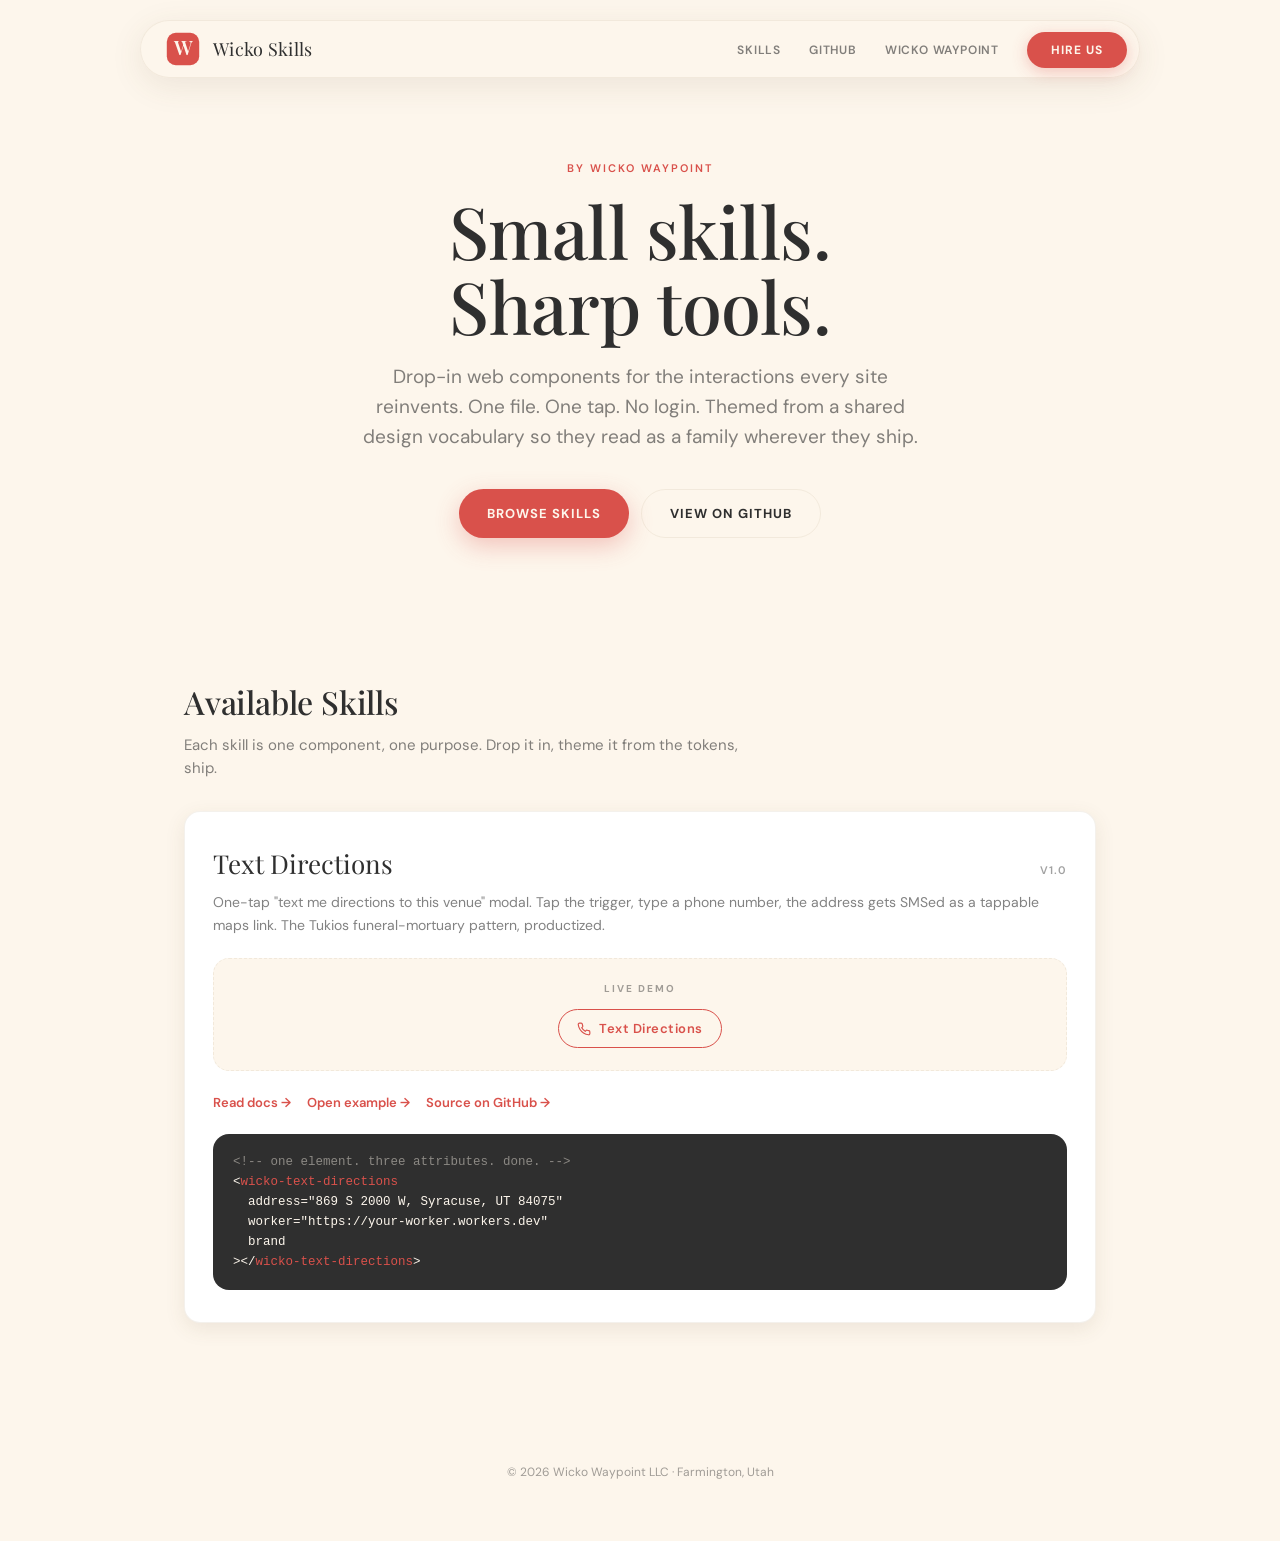
<file: index.html>
<!doctype html>
<html lang="en">
<head>
<meta charset="utf-8">
<meta name="viewport" content="width=device-width, initial-scale=1, viewport-fit=cover">
<title>Wicko Skills — Drop-in components by Wicko Waypoint</title>
<meta name="description" content="Small, opinionated, drop-in web components built by Wicko Waypoint. One file. One tap. No login required.">

<meta property="og:title" content="Wicko Skills">
<meta property="og:description" content="Drop-in web components by Wicko Waypoint. One file. One tap. No login required.">
<meta property="og:type" content="website">
<meta property="og:url" content="https://skills.wickowaypoint.com">

<link rel="preconnect" href="https://fonts.googleapis.com">
<link rel="preconnect" href="https://fonts.gstatic.com" crossorigin>
<link href="https://fonts.googleapis.com/css2?family=DM+Sans:wght@400;500;600;700&family=Playfair+Display:wght@400;500;600&display=swap" rel="stylesheet">

<link rel="stylesheet" href="/brand/wicko-tokens.css">
<link rel="stylesheet" href="/brand/wicko-pill-nav.css">
<link rel="stylesheet" href="/skills/text-directions/text-directions.css">

<style>
  * { box-sizing: border-box; }
  body {
    font-family: var(--w-font-body);
    background: var(--w-cream);
    color: var(--w-ink);
    margin: 0;
    -webkit-font-smoothing: antialiased;
    line-height: 1.5;
  }
  .container { max-width: 960px; margin: 0 auto; padding: 0 24px; }

  /* Hero */
  .hero {
    padding: 160px 0 100px;
    text-align: center;
  }
  .hero .eyebrow {
    font-size: 11px;
    font-weight: 600;
    letter-spacing: 2px;
    text-transform: uppercase;
    color: var(--w-accent);
    margin: 0 0 16px;
  }
  .hero h1 {
    font-family: var(--w-font-display);
    font-weight: 500;
    font-size: clamp(40px, 7vw, 72px);
    margin: 0 0 18px;
    line-height: 1.05;
    letter-spacing: -.5px;
  }
  .hero p.lede {
    font-size: clamp(16px, 2vw, 19px);
    color: var(--w-ink-soft);
    max-width: 560px;
    margin: 0 auto 36px;
    line-height: 1.6;
  }
  .hero-actions {
    display: flex;
    gap: 12px;
    justify-content: center;
    flex-wrap: wrap;
  }
  .btn {
    display: inline-flex;
    align-items: center;
    gap: 8px;
    font-family: inherit;
    font-size: 13px;
    font-weight: 700;
    letter-spacing: 1px;
    text-transform: uppercase;
    padding: 14px 28px;
    border-radius: var(--w-radius-button);
    text-decoration: none;
    cursor: pointer;
    border: none;
    transition: transform var(--w-dur) var(--w-ease), background var(--w-dur) var(--w-ease), box-shadow var(--w-dur) var(--w-ease);
  }
  .btn-primary {
    background: var(--w-accent);
    color: var(--w-on-accent);
    box-shadow: 0 8px 24px var(--w-accent-soft);
  }
  .btn-primary:hover { background: var(--w-accent-hover); transform: translateY(-2px); }
  .btn-ghost {
    background: transparent;
    color: var(--w-ink);
    border: 1.5px solid var(--w-border);
  }
  .btn-ghost:hover { border-color: var(--w-ink-soft); }

  /* Section */
  section.skills { padding: 40px 0 100px; }
  h2 {
    font-family: var(--w-font-display);
    font-weight: 500;
    font-size: 32px;
    margin: 0 0 8px;
    letter-spacing: -.2px;
  }
  .section-lede {
    color: var(--w-ink-soft);
    font-size: 15px;
    margin: 0 0 32px;
    max-width: 560px;
  }

  .skill-card {
    background: #fff;
    border: 1px solid var(--w-border);
    border-radius: var(--w-radius-card);
    padding: 32px 28px;
    box-shadow: 0 6px 20px var(--w-shadow);
    transition: transform var(--w-dur) var(--w-ease), box-shadow var(--w-dur) var(--w-ease);
  }
  .skill-card:hover {
    transform: translateY(-2px);
    box-shadow: 0 14px 36px var(--w-shadow-strong);
  }
  .skill-card .row { display: flex; align-items: baseline; justify-content: space-between; gap: 16px; flex-wrap: wrap; }
  .skill-card h3 {
    font-family: var(--w-font-display);
    font-weight: 400;
    font-size: 26px;
    margin: 0;
  }
  .skill-card .version {
    font-family: var(--w-font-body);
    font-size: 11px;
    font-weight: 600;
    letter-spacing: 1px;
    text-transform: uppercase;
    color: var(--w-ink-faint);
  }
  .skill-card p {
    color: var(--w-ink-soft);
    font-size: 14px;
    line-height: 1.6;
    margin: 8px 0 22px;
  }
  .skill-demo {
    background: var(--w-cream);
    border-radius: var(--w-radius-card);
    padding: 22px 20px;
    margin-bottom: 22px;
    text-align: center;
    border: 1px dashed var(--w-border);
  }
  .skill-demo .demo-label {
    font-size: 10px;
    font-weight: 700;
    letter-spacing: 2px;
    text-transform: uppercase;
    color: var(--w-ink-faint);
    margin: 0 0 12px;
  }
  .skill-card .links { display: flex; gap: 16px; flex-wrap: wrap; }
  .skill-card .links a {
    font-size: 13px;
    font-weight: 600;
    color: var(--w-accent);
    text-decoration: none;
    border-bottom: 1px solid transparent;
    transition: border-color var(--w-dur-fast) var(--w-ease);
  }
  .skill-card .links a:hover { border-bottom-color: var(--w-accent); }

  /* Code block */
  .code {
    background: #2f2f2f;
    color: #fdf6ec;
    font-family: 'SF Mono', Monaco, Menlo, monospace;
    font-size: 12.5px;
    line-height: 1.6;
    padding: 18px 20px;
    border-radius: var(--w-radius-card);
    overflow-x: auto;
    margin: 20px 0 0;
    white-space: pre;
  }
  .code .c { color: rgba(253, 246, 236, 0.45); }
  .code .t { color: #d9514b; }

  footer {
    padding: 40px 0 60px;
    text-align: center;
    color: var(--w-ink-faint);
    font-size: 12px;
  }

  /* Scroll trigger for pill nav */
  body { padding-top: 0; }
</style>
</head>
<body>

<!-- Wicko signature header -->
<nav class="wpn" aria-label="Wicko Skills">
  <div class="wpn__inner">
    <a class="wpn__brand" href="/">
      <span class="wpn__brand-icon" aria-hidden="true">
        <!-- Mark -->
        <svg viewBox="0 0 40 40" width="36" height="36" xmlns="http://www.w3.org/2000/svg">
          <rect x="2" y="2" width="36" height="36" rx="10" fill="#d9514b"/>
          <text x="20" y="27" font-family="Playfair Display, Georgia, serif" font-weight="600" font-size="22" fill="#fdf6ec" text-anchor="middle">W</text>
        </svg>
      </span>
      <span style="font-family: var(--w-font-display); font-size: 18px; letter-spacing: .3px;">Wicko Skills</span>
    </a>

    <button class="wpn__toggle" aria-label="Toggle menu" aria-expanded="false">
      <span></span><span></span><span></span>
    </button>

    <ul class="wpn__links">
      <li><a href="#skills">Skills</a></li>
      <li><a href="https://github.com/ramonscottf/wicko-skills" target="_blank" rel="noopener">GitHub</a></li>
      <li><a href="https://wickowaypoint.com" target="_blank" rel="noopener">Wicko Waypoint</a></li>
      <li><a class="wpn__cta" href="mailto:hello@wickowaypoint.com">Hire Us</a></li>
    </ul>
  </div>
</nav>

<header class="hero">
  <div class="container">
    <p class="eyebrow">By Wicko Waypoint</p>
    <h1>Small skills.<br>Sharp tools.</h1>
    <p class="lede">Drop-in web components for the interactions every site reinvents. One file. One tap. No login. Themed from a shared design vocabulary so they read as a family wherever they ship.</p>
    <div class="hero-actions">
      <a class="btn btn-primary" href="#skills">Browse Skills</a>
      <a class="btn btn-ghost" href="https://github.com/ramonscottf/wicko-skills" target="_blank" rel="noopener">View on GitHub</a>
    </div>
  </div>
</header>

<section class="skills" id="skills">
  <div class="container">
    <h2>Available Skills</h2>
    <p class="section-lede">Each skill is one component, one purpose. Drop it in, theme it from the tokens, ship.</p>

    <article class="skill-card">
      <div class="row">
        <h3>Text Directions</h3>
        <span class="version">v1.0</span>
      </div>
      <p>One-tap "text me directions to this venue" modal. Tap the trigger, type a phone number, the address gets SMSed as a tappable maps link. The Tukios funeral-mortuary pattern, productized.</p>

      <div class="skill-demo">
        <p class="demo-label">Live Demo</p>
        <wicko-text-directions
          address="869 S 2000 W, Syracuse, UT 84075"
          worker="https://wicko-text-directions.example.workers.dev"
          brand
        ></wicko-text-directions>
      </div>

      <div class="links">
        <a href="/skills/text-directions/SKILL.md">Read docs →</a>
        <a href="/skills/text-directions/example.html">Open example →</a>
        <a href="https://github.com/ramonscottf/wicko-skills/tree/main/skills/text-directions" target="_blank" rel="noopener">Source on GitHub →</a>
      </div>

<pre class="code"><span class="c">&lt;!-- one element. three attributes. done. --&gt;</span>
&lt;<span class="t">wicko-text-directions</span>
  address="869 S 2000 W, Syracuse, UT 84075"
  worker="https://your-worker.workers.dev"
  brand
&gt;&lt;/<span class="t">wicko-text-directions</span>&gt;</pre>
    </article>
  </div>
</section>

<footer>
  © 2026 Wicko Waypoint LLC · Farmington, Utah
</footer>

<script src="/skills/text-directions/text-directions.js" defer></script>
<script>
  // Scroll-aware pill nav
  const nav = document.querySelector('.wpn');
  const onScroll = () => {
    if (window.scrollY > 20) nav.classList.add('is-scrolled');
    else nav.classList.remove('is-scrolled');
  };
  window.addEventListener('scroll', onScroll, { passive: true });
  onScroll();

  // Mobile toggle
  const toggle = nav.querySelector('.wpn__toggle');
  const links  = nav.querySelector('.wpn__links');
  toggle.addEventListener('click', () => {
    const open = toggle.classList.toggle('is-open');
    links.classList.toggle('is-open', open);
    toggle.setAttribute('aria-expanded', String(open));
  });
  // Close on link click (mobile)
  links.querySelectorAll('a').forEach(a => {
    a.addEventListener('click', () => {
      if (window.innerWidth <= 768) {
        toggle.classList.remove('is-open');
        links.classList.remove('is-open');
        toggle.setAttribute('aria-expanded', 'false');
      }
    });
  });
</script>

</body>
</html>
</file>
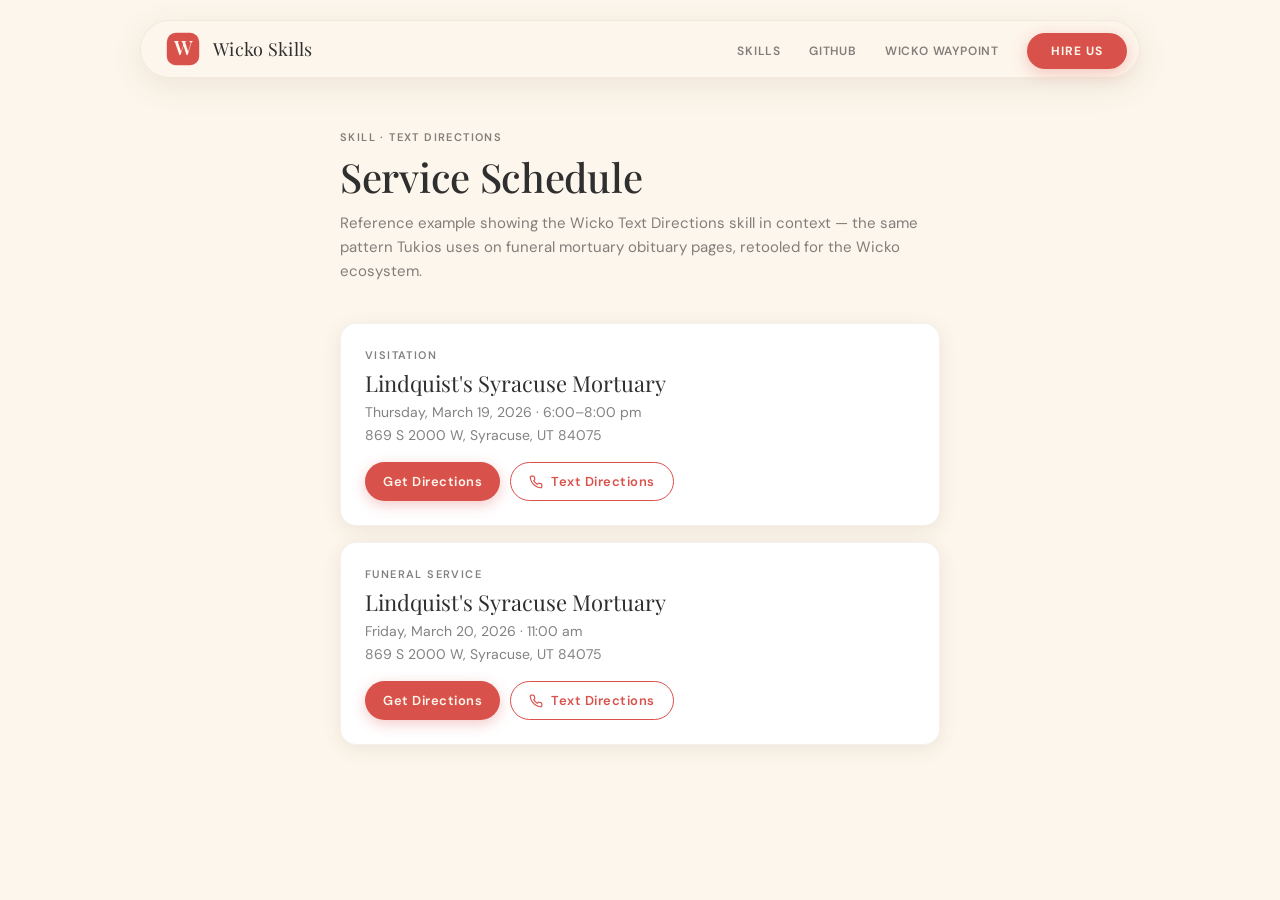
<file: skills/text-directions/example.html>
<!doctype html>
<html lang="en">
<head>
<meta charset="utf-8">
<meta name="viewport" content="width=device-width, initial-scale=1, viewport-fit=cover">
<title>Wicko Text Directions — Example</title>

<link rel="preconnect" href="https://fonts.googleapis.com">
<link rel="preconnect" href="https://fonts.gstatic.com" crossorigin>
<link href="https://fonts.googleapis.com/css2?family=DM+Sans:wght@400;500;600;700&family=Playfair+Display:wght@400;500;600&display=swap" rel="stylesheet">

<link rel="stylesheet" href="../../brand/wicko-tokens.css">
<link rel="stylesheet" href="../../brand/wicko-pill-nav.css">
<link rel="stylesheet" href="text-directions.css">

<style>
  * { box-sizing: border-box; }
  body {
    font-family: var(--w-font-body);
    background: var(--w-cream);
    color: var(--w-ink);
    margin: 0;
    padding: 130px 20px 80px;
    -webkit-font-smoothing: antialiased;
  }
  .wrap { max-width: 600px; margin: 0 auto; }
  h1 {
    font-family: var(--w-font-display);
    font-weight: 500;
    font-size: 40px;
    margin: 0 0 8px;
    letter-spacing: -.3px;
  }
  .lede {
    color: var(--w-ink-soft);
    font-size: 15px;
    line-height: 1.6;
    margin: 0 0 40px;
  }
  .card {
    background: #fff;
    border-radius: var(--w-radius-card);
    border: 1px solid var(--w-border);
    box-shadow: 0 4px 18px var(--w-shadow);
    padding: 24px;
    margin-bottom: 16px;
  }
  .eyebrow {
    font-size: 11px;
    font-weight: 600;
    letter-spacing: 1.4px;
    text-transform: uppercase;
    color: var(--w-ink-soft);
    margin: 0 0 6px;
  }
  .card h3 {
    font-family: var(--w-font-display);
    font-weight: 400;
    font-size: 22px;
    margin: 0 0 4px;
  }
  .when, .where {
    color: var(--w-ink-soft);
    font-size: 14px;
    margin: 2px 0;
    line-height: 1.5;
  }
  .actions {
    display: flex;
    flex-wrap: wrap;
    gap: 10px;
    margin-top: 16px;
  }
  .actions a.btn-primary {
    display: inline-flex;
    align-items: center;
    gap: 8px;
    background: var(--w-accent);
    color: var(--w-on-accent);
    text-decoration: none;
    font-size: 13px;
    font-weight: 600;
    letter-spacing: .5px;
    padding: 10px 18px;
    border-radius: var(--w-radius-button);
    box-shadow: 0 4px 14px var(--w-accent-soft);
  }
</style>
</head>
<body>

<!-- Wicko signature pill nav -->
<nav class="wpn" aria-label="Wicko Skills">
  <div class="wpn__inner">
    <a class="wpn__brand" href="/">
      <span class="wpn__brand-icon" aria-hidden="true">
        <svg viewBox="0 0 40 40" width="36" height="36" xmlns="http://www.w3.org/2000/svg">
          <rect x="2" y="2" width="36" height="36" rx="10" fill="#d9514b"/>
          <text x="20" y="27" font-family="Playfair Display, Georgia, serif" font-weight="600" font-size="22" fill="#fdf6ec" text-anchor="middle">W</text>
        </svg>
      </span>
      <span style="font-family: var(--w-font-display); font-size: 18px; letter-spacing: .3px;">Wicko Skills</span>
    </a>

    <button class="wpn__toggle" aria-label="Toggle menu" aria-expanded="false">
      <span></span><span></span><span></span>
    </button>

    <ul class="wpn__links">
      <li><a href="/#skills">Skills</a></li>
      <li><a href="https://github.com/ramonscottf/wicko-skills" target="_blank" rel="noopener">GitHub</a></li>
      <li><a href="https://wickowaypoint.com" target="_blank" rel="noopener">Wicko Waypoint</a></li>
      <li><a class="wpn__cta" href="mailto:hello@wickowaypoint.com">Hire Us</a></li>
    </ul>
  </div>
</nav>

<div class="wrap">
  <p class="eyebrow">Skill · Text Directions</p>
  <h1>Service Schedule</h1>
  <p class="lede">Reference example showing the Wicko Text Directions skill in context — the same pattern Tukios uses on funeral mortuary obituary pages, retooled for the Wicko ecosystem.</p>

  <article class="card">
    <p class="eyebrow">Visitation</p>
    <h3>Lindquist's Syracuse Mortuary</h3>
    <p class="when">Thursday, March 19, 2026 · 6:00–8:00 pm</p>
    <p class="where">869 S 2000 W, Syracuse, UT 84075</p>
    <div class="actions">
      <a class="btn-primary" href="https://www.google.com/maps/place/869+S+2000+W+Syracuse+UT+84075" target="_blank" rel="noopener">Get Directions</a>
      <wicko-text-directions
        address="869 S 2000 W, Syracuse, UT 84075"
        worker="https://wicko-text-directions.example.workers.dev"
        brand
      ></wicko-text-directions>
    </div>
  </article>

  <article class="card">
    <p class="eyebrow">Funeral Service</p>
    <h3>Lindquist's Syracuse Mortuary</h3>
    <p class="when">Friday, March 20, 2026 · 11:00 am</p>
    <p class="where">869 S 2000 W, Syracuse, UT 84075</p>
    <div class="actions">
      <a class="btn-primary" href="https://www.google.com/maps/place/869+S+2000+W+Syracuse+UT+84075" target="_blank" rel="noopener">Get Directions</a>
      <wicko-text-directions
        address="869 S 2000 W, Syracuse, UT 84075"
        worker="https://wicko-text-directions.example.workers.dev"
        brand
      ></wicko-text-directions>
    </div>
  </article>
</div>

<script src="text-directions.js" defer></script>
<script>
  // Pill nav scroll + mobile toggle
  const nav = document.querySelector('.wpn');
  const onScroll = () => {
    if (window.scrollY > 20) nav.classList.add('is-scrolled');
    else nav.classList.remove('is-scrolled');
  };
  window.addEventListener('scroll', onScroll, { passive: true });
  onScroll();

  const toggle = nav.querySelector('.wpn__toggle');
  const links  = nav.querySelector('.wpn__links');
  toggle.addEventListener('click', () => {
    const open = toggle.classList.toggle('is-open');
    links.classList.toggle('is-open', open);
    toggle.setAttribute('aria-expanded', String(open));
  });
  links.querySelectorAll('a').forEach(a => {
    a.addEventListener('click', () => {
      if (window.innerWidth <= 768) {
        toggle.classList.remove('is-open');
        links.classList.remove('is-open');
        toggle.setAttribute('aria-expanded', 'false');
      }
    });
  });
</script>

</body>
</html>
</file>
<file: brand/wicko-tokens.css>
/* ============================================================
   WICKO TOKENS — v1.0
   Shared design DNA for the Wicko Skills library.
   Every skill inherits from these tokens so the family reads
   as a unit. Override any --w-* variable to retheme.

   Extracted from the Wicko Pill Nav signature.
   ============================================================ */

:root {
  /* ─── COLOR ─── */
  --w-cream:           #fdf6ec;                       /* surface — pill, cards */
  --w-cream-soft:      rgba(253, 246, 236, 0.92);     /* translucent surface */
  --w-cream-strong:    rgba(253, 246, 236, 0.98);     /* solid-ish surface */
  --w-ink:             #2f2f2f;                       /* primary text */
  --w-ink-soft:        rgba(47, 47, 47, 0.6);         /* secondary text */
  --w-ink-faint:       rgba(47, 47, 47, 0.45);        /* tertiary text / hints */
  --w-divider:         rgba(47, 47, 47, 0.06);        /* hairline rules */
  --w-border:          rgba(180, 160, 130, 0.15);     /* warm hairline */

  --w-accent:          #d9514b;                       /* coral — the Wicko red */
  --w-accent-hover:    #c4443f;
  --w-accent-soft:     rgba(217, 81, 75, 0.30);       /* glow / shadow tint */
  --w-on-accent:       #fdf6ec;                       /* text on coral */

  --w-shadow:          rgba(100, 80, 50, 0.10);       /* warm brown shadow */
  --w-shadow-strong:   rgba(100, 80, 50, 0.15);
  --w-shadow-card:     rgba(30, 27, 23, 0.18);        /* deeper card shadow */

  /* ─── SHAPE ─── */
  --w-radius-pill:     50px;
  --w-radius-card:     16px;
  --w-radius-button:   100px;
  --w-radius-input:    12px;

  /* ─── TYPE ─── */
  --w-font-display:    'cheap-pine-sans', 'Playfair Display', Georgia, serif;
  --w-font-body:       'DM Sans', system-ui, -apple-system, sans-serif;

  /* ─── MOTION ─── */
  --w-ease:            cubic-bezier(.16, 1, .3, 1);   /* the Wicko ease */
  --w-dur-fast:        .25s;
  --w-dur:             .35s;
  --w-dur-slow:        .5s;

  /* ─── SPACING (use sparingly — tokens not utilities) ─── */
  --w-pad-card:        20px;
  --w-pad-button:      14px 32px;
}

/* Microbrand — "Powered by Wicko Waypoint" footer chip */
.w-microbrand {
  display: inline-flex;
  align-items: center;
  gap: 6px;
  font-family: var(--w-font-body);
  font-size: 10px;
  font-weight: 500;
  letter-spacing: 1px;
  text-transform: uppercase;
  color: var(--w-ink-faint);
  text-decoration: none;
  transition: color var(--w-dur) var(--w-ease);
}
.w-microbrand:hover { color: var(--w-accent); }
.w-microbrand::before {
  content: '';
  display: inline-block;
  width: 6px;
  height: 6px;
  border-radius: 50%;
  background: var(--w-accent);
  flex-shrink: 0;
}
</file>
<file: brand/wicko-pill-nav.css>
/* ============================================================
   WICKO PILL NAV — v1.0
   The Foster ecosystem signature mobile navigation.
   Floating pill at top, hamburger morphs to X in place,
   menu drops as a card beneath the pill at the same width.
   Optional accordion for sites with deep sub-page hierarchies.

   Theme by overriding CSS custom properties — see :root section.
   Built April 30, 2026.
   ============================================================ */

:root {
  /* ─── COLOR ─── */
  --wpn-bg:               rgba(253, 246, 236, 0.92);   /* pill background (translucent) */
  --wpn-bg-scrolled:      rgba(253, 246, 236, 0.98);   /* pill background after scroll */
  --wpn-border:           rgba(180, 160, 130, 0.15);   /* pill border */
  --wpn-shadow:           rgba(100, 80, 50, 0.10);     /* pill shadow */
  --wpn-shadow-scrolled:  rgba(100, 80, 50, 0.15);
  --wpn-fg:               #2f2f2f;                      /* hamburger bars + brand text */
  --wpn-fg-soft:          rgba(47, 47, 47, 0.6);       /* desktop link color */
  --wpn-fg-strong:        #2f2f2f;                      /* hover/active link color */

  --wpn-card-bg:          #fdf6ec;                      /* dropdown card background */
  --wpn-card-shadow:      rgba(30, 27, 23, 0.18);
  --wpn-card-divider:     rgba(47, 47, 47, 0.06);

  --wpn-cta-bg:           #d9514b;                      /* primary CTA button */
  --wpn-cta-bg-hover:     #c4443f;
  --wpn-cta-fg:           #fdf6ec;
  --wpn-cta-shadow:       rgba(217, 81, 75, 0.30);

  --wpn-accent:           #d9514b;                      /* underline + accordion accent */

  /* ─── SHAPE ─── */
  --wpn-pill-radius:      50px;
  --wpn-card-radius:      16px;
  --wpn-cta-radius:       100px;

  /* ─── TYPE ─── */
  --wpn-link-font:        'cheap-pine-sans','Playfair Display',Georgia,serif;
  --wpn-link-size:        20px;
  --wpn-link-weight:      400;
  --wpn-cta-font:         'DM Sans', sans-serif;
  --wpn-cta-size:         14px;

  /* ─── EASING (used internally) ─── */
  --wpn-ease:             cubic-bezier(.16, 1, .3, 1);
}

/* ─────────────── BASE PILL (desktop default) ─────────────── */
.wpn {
  position: fixed;
  top: 20px;
  left: 50%;
  transform: translateX(-50%);
  z-index: 1000;
  width: calc(100% - 40px);
  max-width: 1000px;
  background: var(--wpn-bg);
  backdrop-filter: blur(20px);
  -webkit-backdrop-filter: blur(20px);
  border-radius: var(--wpn-pill-radius);
  border: 1px solid var(--wpn-border);
  box-shadow: 0 8px 32px var(--wpn-shadow);
  transition: top .5s var(--wpn-ease), background .5s var(--wpn-ease), box-shadow .5s var(--wpn-ease);
}
.wpn.is-scrolled {
  top: 12px;
  background: var(--wpn-bg-scrolled);
  box-shadow: 0 12px 40px var(--wpn-shadow-scrolled);
}

.wpn__inner {
  display: flex;
  align-items: center;
  justify-content: space-between;
  padding: 10px 12px 10px 24px;
}

.wpn__brand {
  display: flex;
  align-items: center;
  gap: 12px;
  text-decoration: none;
  color: inherit;
}
.wpn__brand-icon { height: 36px; width: auto; flex-shrink: 0; transition: transform .3s var(--wpn-ease); }
.wpn__brand-icon img { height: 100%; width: auto; object-fit: contain; display: block; }
.wpn__brand:hover .wpn__brand-icon { transform: scale(1.06); }

.wpn__links {
  display: flex;
  gap: 28px;
  align-items: center;
  list-style: none;
  margin: 0;
  padding: 0;
}
.wpn__links a {
  font-size: 12px;
  font-weight: 600;
  color: var(--wpn-fg-soft);
  letter-spacing: .8px;
  text-transform: uppercase;
  position: relative;
  transition: color .3s;
  text-decoration: none;
}
.wpn__links a::after {
  content: '';
  position: absolute;
  bottom: -4px;
  left: 0;
  width: 0;
  height: 2px;
  background: var(--wpn-accent);
  transition: width .3s var(--wpn-ease);
  border-radius: 1px;
}
.wpn__links a:hover,
.wpn__links a.is-active { color: var(--wpn-fg-strong); }
.wpn__links a:hover::after,
.wpn__links a.is-active::after { width: 100%; }

.wpn__cta {
  background: var(--wpn-cta-bg) !important;
  color: var(--wpn-cta-fg) !important;
  padding: 10px 24px;
  border-radius: var(--wpn-cta-radius);
  font-weight: 700 !important;
  letter-spacing: 1px !important;
  box-shadow: 0 4px 16px var(--wpn-cta-shadow);
  transition: background .3s, transform .3s, box-shadow .3s;
}
.wpn__cta::after { display: none !important; }
.wpn__cta:hover {
  background: var(--wpn-cta-bg-hover) !important;
  transform: translateY(-2px);
}

/* Hamburger toggle */
.wpn__toggle {
  display: none;
  background: none;
  border: none;
  cursor: pointer;
  padding: 8px;
  z-index: 10000;
  position: relative;
}
.wpn__toggle span {
  display: block;
  width: 24px;
  height: 2px;
  background: var(--wpn-fg);
  margin: 5px 0;
  transition: transform .3s, opacity .3s;
  border-radius: 2px;
}
.wpn__toggle.is-open span:nth-child(1) { transform: rotate(45deg)  translate(5px,  5px); }
.wpn__toggle.is-open span:nth-child(2) { opacity: 0; }
.wpn__toggle.is-open span:nth-child(3) { transform: rotate(-45deg) translate(5px, -5px); }

/* Hours / status line (optional) */
.wpn__status { display: none; }


/* ─────────────── MOBILE: dropdown card ─────────────── */
@media (max-width: 768px) {
  .wpn {
    width: calc(100% - 24px);
    top: max(8px, env(safe-area-inset-top));
    border-radius: 16px;
    overflow: visible;
  }
  .wpn.is-scrolled { top: max(6px, env(safe-area-inset-top)); }

  .wpn__inner {
    padding: 8px 12px 8px 16px;
    position: relative;
    z-index: 2;
  }
  .wpn__brand-icon { height: 28px; }
  .wpn__toggle    { display: block; }

  /* Card hangs below the pill, collapsed by default */
  .wpn__links {
    display: flex !important;
    flex-direction: column;
    position: absolute;
    top: calc(100% + 8px);
    left: 0;
    right: 0;
    width: 100%;
    background: var(--wpn-card-bg);
    border-radius: var(--wpn-card-radius);
    box-shadow: 0 20px 60px var(--wpn-card-shadow), 0 4px 12px rgba(30,27,23,.08);
    padding: 0 12px;
    margin: 0;
    list-style: none;
    z-index: 1;
    overflow: hidden;
    max-height: 0;
    opacity: 0;
    transform: translateY(-6px);
    pointer-events: none;
    transition:
      max-height .42s var(--wpn-ease),
      opacity   .28s ease,
      transform .42s var(--wpn-ease),
      padding   .42s var(--wpn-ease);
  }
  .wpn__links.is-open {
    max-height: 80vh;
    opacity: 1;
    transform: translateY(0);
    pointer-events: auto;
    padding: 8px 12px 16px;
    overflow-y: auto;
    -webkit-overflow-scrolling: touch;
    z-index: 1001; /* sit above page hero overlays */
  }

  .wpn__links li {
    list-style: none;
    width: 100%;
    text-align: center;
    border-bottom: 1px solid var(--wpn-card-divider);
  }
  .wpn__links li:last-child { border-bottom: none; }

  .wpn__links a {
    display: block;
    font-family: var(--wpn-link-font);
    font-size: var(--wpn-link-size);
    color: var(--wpn-fg);
    padding: 16px 12px;
    font-weight: var(--wpn-link-weight);
    letter-spacing: .4px;
    text-transform: none;
    opacity: .8;
    border: none;
    text-decoration: none;
    transition: color .2s, opacity .2s;
  }
  .wpn__links a::after { display: none !important; }
  .wpn__links a:hover,
  .wpn__links a.is-active { opacity: 1; color: var(--wpn-accent); }

  /* Primary CTA inside the card */
  .wpn__links .wpn__cta,
  .wpn__cta {
    font-family: var(--wpn-cta-font) !important;
    font-size: var(--wpn-cta-size) !important;
    font-weight: 700 !important;
    letter-spacing: 1px !important;
    text-transform: uppercase;
    background: var(--wpn-cta-bg) !important;
    color: var(--wpn-cta-fg) !important;
    opacity: 1 !important;
    border-radius: var(--wpn-cta-radius);
    padding: 14px 32px !important;
    margin: 12px auto 0;
    width: auto;
    display: inline-block;
    box-shadow: 0 8px 24px var(--wpn-cta-shadow);
  }

  .wpn__status {
    display: block;
    font-size: 12px;
    font-weight: 500;
    color: rgba(47, 47, 47, 0.45);
    padding: 14px 8px 4px;
    text-align: center;
    letter-spacing: .3px;
  }

  /* ─── ACCORDION (optional, for sites with sub-pages) ─── */
  .wpn__group {
    width: 100%;
    border-bottom: 1px solid var(--wpn-card-divider);
  }
  .wpn__group:last-child { border-bottom: none; }

  .wpn__group-row {
    display: flex;
    align-items: center;
    justify-content: space-between;
    width: 100%;
  }
  .wpn__group-row > a {
    flex: 1;
    text-align: left;
    padding-right: 0;
  }
  .wpn__group-toggle {
    background: none;
    border: none;
    width: 48px;
    height: 48px;
    cursor: pointer;
    display: flex;
    align-items: center;
    justify-content: center;
    color: var(--wpn-fg);
    opacity: .5;
    transition: opacity .2s, transform .3s var(--wpn-ease);
    flex-shrink: 0;
  }
  .wpn__group-toggle svg {
    width: 12px;
    height: 7px;
    transition: transform .3s var(--wpn-ease);
  }
  .wpn__group.is-expanded .wpn__group-toggle { opacity: 1; }
  .wpn__group.is-expanded .wpn__group-toggle svg { transform: rotate(180deg); }

  .wpn__sub {
    list-style: none;
    margin: 0;
    padding: 0;
    max-height: 0;
    opacity: 0;
    overflow: hidden;
    transition: max-height .35s var(--wpn-ease), opacity .25s ease, padding .35s var(--wpn-ease);
  }
  .wpn__group.is-expanded .wpn__sub {
    max-height: 1200px; /* generous; tightened by content */
    opacity: 1;
    padding: 0 0 12px;
  }
  .wpn__sub li { border-bottom: none; text-align: left; }
  .wpn__sub a {
    font-family: 'DM Sans', system-ui, sans-serif !important;
    font-size: 14px !important;
    padding: 10px 24px !important;
    opacity: .65 !important;
    letter-spacing: .2px !important;
    font-weight: 500 !important;
  }
  .wpn__sub a:hover { opacity: 1 !important; }
}
</file>
<file: skills/text-directions/text-directions.css>
/* ============================================================
   WICKO • TEXT DIRECTIONS — v1.0
   Drop-in <wicko-text-directions> custom element.
   Tap → modal with phone field → SMS direction link sent.

   Inherits Wicko design tokens. Pairs with text-directions.js.
   ============================================================ */

.wtd {
  font-family: var(--w-font-body, 'DM Sans', system-ui, sans-serif);
  display: inline-block;
}

/* Trigger button — sits inline next to "Get Directions" */
.wtd__trigger {
  display: inline-flex;
  align-items: center;
  gap: 8px;
  background: transparent;
  border: 1.5px solid var(--w-accent, #d9514b);
  color: var(--w-accent, #d9514b);
  font-family: inherit;
  font-size: 13px;
  font-weight: 600;
  letter-spacing: .5px;
  padding: 10px 18px;
  border-radius: var(--w-radius-button, 100px);
  cursor: pointer;
  transition:
    background var(--w-dur, .35s) var(--w-ease, cubic-bezier(.16,1,.3,1)),
    color var(--w-dur, .35s) var(--w-ease, cubic-bezier(.16,1,.3,1)),
    transform var(--w-dur, .35s) var(--w-ease, cubic-bezier(.16,1,.3,1)),
    box-shadow var(--w-dur, .35s) var(--w-ease, cubic-bezier(.16,1,.3,1));
}
.wtd__trigger:hover {
  background: var(--w-accent, #d9514b);
  color: var(--w-on-accent, #fdf6ec);
  transform: translateY(-1px);
  box-shadow: 0 6px 18px var(--w-accent-soft, rgba(217,81,75,.3));
}
.wtd__trigger svg {
  width: 14px;
  height: 14px;
  flex-shrink: 0;
}

/* Backdrop */
.wtd__backdrop {
  position: fixed;
  inset: 0;
  background: rgba(30, 27, 23, 0.55);
  backdrop-filter: blur(6px);
  -webkit-backdrop-filter: blur(6px);
  z-index: 9998;
  opacity: 0;
  pointer-events: none;
  transition: opacity var(--w-dur, .35s) var(--w-ease, cubic-bezier(.16,1,.3,1));
}
.wtd__backdrop.is-open {
  opacity: 1;
  pointer-events: auto;
}

/* Modal card */
.wtd__modal {
  position: fixed;
  z-index: 9999;
  top: 50%;
  left: 50%;
  transform: translate(-50%, -42%) scale(.96);
  width: calc(100% - 32px);
  max-width: 420px;
  background: var(--w-cream, #fdf6ec);
  border-radius: var(--w-radius-card, 16px);
  box-shadow: 0 30px 80px var(--w-shadow-card, rgba(30,27,23,.18)), 0 6px 16px rgba(30,27,23,.08);
  padding: 28px 24px 20px;
  opacity: 0;
  pointer-events: none;
  transition:
    opacity var(--w-dur, .35s) var(--w-ease, cubic-bezier(.16,1,.3,1)),
    transform var(--w-dur, .35s) var(--w-ease, cubic-bezier(.16,1,.3,1));
}
.wtd__modal.is-open {
  opacity: 1;
  pointer-events: auto;
  transform: translate(-50%, -50%) scale(1);
}

.wtd__close {
  position: absolute;
  top: 12px;
  right: 12px;
  width: 36px;
  height: 36px;
  border-radius: 50%;
  background: transparent;
  border: none;
  color: var(--w-ink-soft, rgba(47,47,47,.6));
  cursor: pointer;
  display: flex;
  align-items: center;
  justify-content: center;
  transition: background var(--w-dur-fast, .25s), color var(--w-dur-fast, .25s);
}
.wtd__close:hover {
  background: var(--w-divider, rgba(47,47,47,.06));
  color: var(--w-ink, #2f2f2f);
}
.wtd__close svg { width: 14px; height: 14px; }

.wtd__title {
  font-family: var(--w-font-display, 'cheap-pine-sans', Georgia, serif);
  font-size: 22px;
  font-weight: 400;
  color: var(--w-ink, #2f2f2f);
  margin: 0 0 6px;
  letter-spacing: .2px;
  line-height: 1.2;
}
.wtd__address {
  font-size: 13px;
  color: var(--w-ink-soft, rgba(47,47,47,.6));
  margin: 0 0 20px;
  line-height: 1.5;
}

.wtd__field {
  position: relative;
  margin-bottom: 14px;
}
.wtd__label {
  display: block;
  font-size: 11px;
  font-weight: 600;
  letter-spacing: 1px;
  text-transform: uppercase;
  color: var(--w-ink-soft, rgba(47,47,47,.6));
  margin-bottom: 6px;
}
.wtd__input {
  width: 100%;
  font-family: inherit;
  font-size: 16px; /* 16px to suppress iOS zoom on focus */
  color: var(--w-ink, #2f2f2f);
  background: #fff;
  border: 1.5px solid var(--w-border, rgba(180,160,130,.3));
  border-radius: var(--w-radius-input, 12px);
  padding: 14px 14px;
  outline: none;
  transition: border-color var(--w-dur-fast, .25s), box-shadow var(--w-dur-fast, .25s);
  box-sizing: border-box;
}
.wtd__input:focus {
  border-color: var(--w-accent, #d9514b);
  box-shadow: 0 0 0 4px var(--w-accent-soft, rgba(217,81,75,.15));
}
.wtd__input::placeholder { color: var(--w-ink-faint, rgba(47,47,47,.45)); }

.wtd__submit {
  width: 100%;
  font-family: inherit;
  font-size: 14px;
  font-weight: 700;
  letter-spacing: 1px;
  text-transform: uppercase;
  background: var(--w-accent, #d9514b);
  color: var(--w-on-accent, #fdf6ec);
  border: none;
  border-radius: var(--w-radius-button, 100px);
  padding: 16px 24px;
  margin-top: 6px;
  cursor: pointer;
  box-shadow: 0 8px 24px var(--w-accent-soft, rgba(217,81,75,.3));
  transition:
    background var(--w-dur-fast, .25s),
    transform var(--w-dur-fast, .25s),
    box-shadow var(--w-dur-fast, .25s);
}
.wtd__submit:hover:not(:disabled) {
  background: var(--w-accent-hover, #c4443f);
  transform: translateY(-2px);
  box-shadow: 0 12px 28px var(--w-accent-soft, rgba(217,81,75,.4));
}
.wtd__submit:disabled {
  opacity: .55;
  cursor: not-allowed;
  transform: none;
}
.wtd__submit.is-loading {
  color: transparent;
  position: relative;
}
.wtd__submit.is-loading::after {
  content: '';
  position: absolute;
  top: 50%;
  left: 50%;
  margin: -8px 0 0 -8px;
  width: 16px;
  height: 16px;
  border: 2px solid var(--w-on-accent, #fdf6ec);
  border-right-color: transparent;
  border-radius: 50%;
  animation: wtd-spin .7s linear infinite;
}
@keyframes wtd-spin { to { transform: rotate(360deg); } }

.wtd__hint {
  font-size: 11px;
  color: var(--w-ink-faint, rgba(47,47,47,.45));
  margin: 14px 0 0;
  text-align: center;
  line-height: 1.5;
}

/* Success state */
.wtd__success {
  text-align: center;
  padding: 8px 0 4px;
}
.wtd__success-icon {
  width: 56px;
  height: 56px;
  margin: 0 auto 12px;
  border-radius: 50%;
  background: var(--w-accent-soft, rgba(217,81,75,.15));
  color: var(--w-accent, #d9514b);
  display: flex;
  align-items: center;
  justify-content: center;
}
.wtd__success-icon svg { width: 28px; height: 28px; }
.wtd__success-title {
  font-family: var(--w-font-display, 'cheap-pine-sans', Georgia, serif);
  font-size: 22px;
  color: var(--w-ink, #2f2f2f);
  margin: 0 0 4px;
}
.wtd__success-msg {
  font-size: 13px;
  color: var(--w-ink-soft, rgba(47,47,47,.6));
  margin: 0 0 18px;
  line-height: 1.5;
}

/* Error message */
.wtd__error {
  font-size: 12px;
  color: var(--w-accent, #d9514b);
  margin: 8px 0 0;
  font-weight: 500;
}

/* Microbrand footer inside modal */
.wtd__brand {
  margin-top: 18px;
  padding-top: 14px;
  border-top: 1px solid var(--w-divider, rgba(47,47,47,.06));
  text-align: center;
}
</file>
